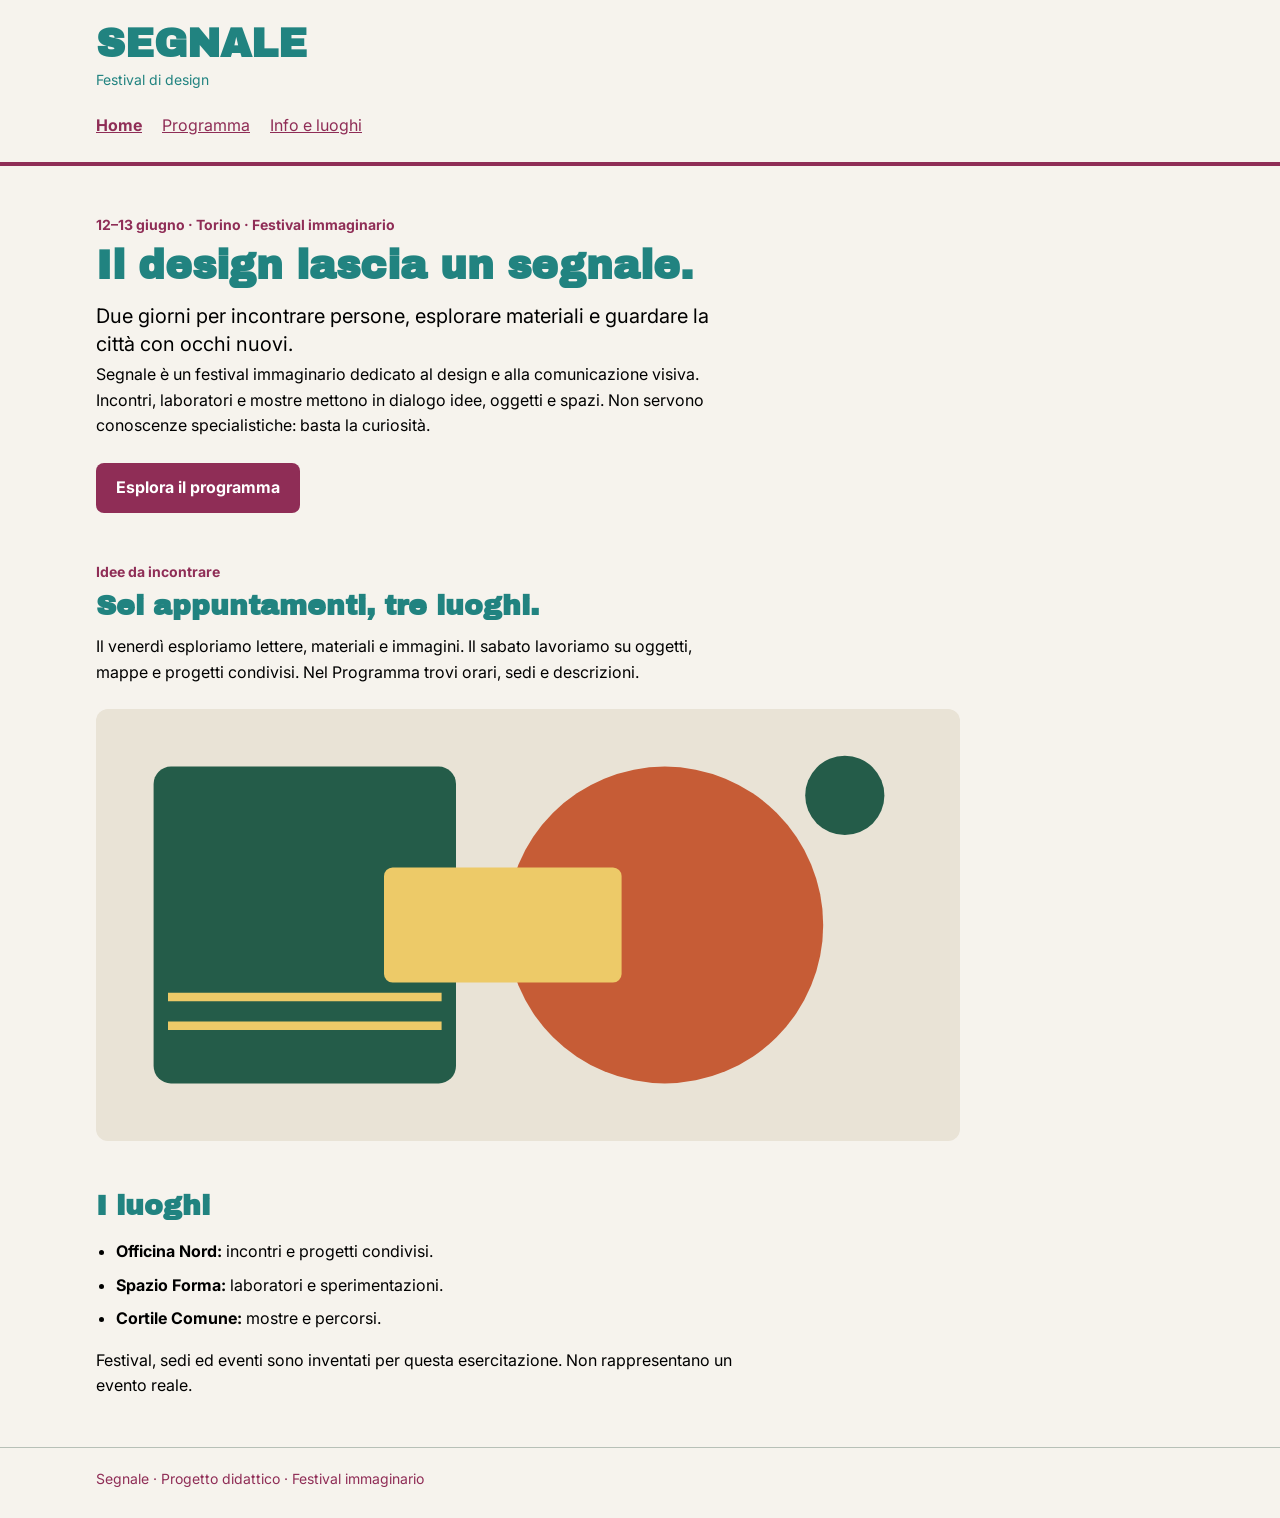
<file: festival-segnale/index.html>
<!doctype html>
<html lang="it">
<head>
  <meta charset="utf-8">
  <meta name="viewport" content="width=device-width, initial-scale=1">
  <title>Segnale — Festival di design</title>
  <link rel="preconnect" href="https://fonts.googleapis.com">
<link rel="preconnect" href="https://fonts.gstatic.com" crossorigin>
<link href="https://fonts.googleapis.com/css2?family=Archivo+Black&family=Inter:wght@400;700&display=swap" rel="stylesheet">

  <link rel="stylesheet" href="style.css">
</head>
<body>
  <a class="skip-link" href="#contenuto">Vai al contenuto</a>
  <header class="site-header">
    <div class="container">
      <a class="brand" href="index.html">SEGNALE<span>Festival di design</span></a>
      <nav aria-label="Navigazione principale">
        <a href="index.html" aria-current="page">Home</a>
        <!-- Da completare: collegare questa voce alla pagina Programma. -->
        <a href="programma.html">Programma</a>
        <a href="info.html">Info e luoghi</a>
      </nav>
    </div>
  </header>

  <main id="contenuto" class="container">
    <section class="intro" aria-labelledby="titolo-home">
      <p class="eyebrow">12–13 giugno · Torino · Festival immaginario</p>
      <h1 id="titolo-home">Il design lascia un segnale.</h1>
      <p class="lead">Due giorni per incontrare persone, esplorare materiali e guardare la città con occhi nuovi.</p>
      <p class="reading-text">Segnale è un festival immaginario dedicato al design e alla comunicazione visiva. Incontri, laboratori e mostre mettono in dialogo idee, oggetti e spazi. Non servono conoscenze specialistiche: basta la curiosità.</p>
      <!-- Da completare: anche questo collegamento deve aprire il Programma. -->
      <a class="button-link" href="programma.html">Esplora il programma</a>
    </section>

    <section class="content-section" aria-labelledby="titolo-festival">
      <p class="eyebrow">Idee da incontrare</p>
      <h2 id="titolo-festival">Sei appuntamenti, tre luoghi.</h2>
      <p class="reading-text">Il venerdì esploriamo lettere, materiali e immagini. Il sabato lavoriamo su oggetti, mappe e progetti condivisi. Nel Programma trovi orari, sedi e descrizioni.</p>
      <img class="festival-image" src="assets/festival.svg" alt="Composizione geometrica di cerchi e rettangoli nei colori del festival" width="1200" height="600">
    </section>

    <section class="content-section" aria-labelledby="titolo-luoghi">
      <h2 id="titolo-luoghi">I luoghi</h2>
      <ul class="venues">
        <li><strong>Officina Nord:</strong> incontri e progetti condivisi.</li>
        <li><strong>Spazio Forma:</strong> laboratori e sperimentazioni.</li>
        <li><strong>Cortile Comune:</strong> mostre e percorsi.</li>
      </ul>
      <p class="reading-text">Festival, sedi ed eventi sono inventati per questa esercitazione. Non rappresentano un evento reale.</p>
    </section>
  </main>

  <footer class="site-footer"><div class="container"><p>Segnale · Progetto didattico · Festival immaginario</p></div></footer>
</body>
</html>
</file>
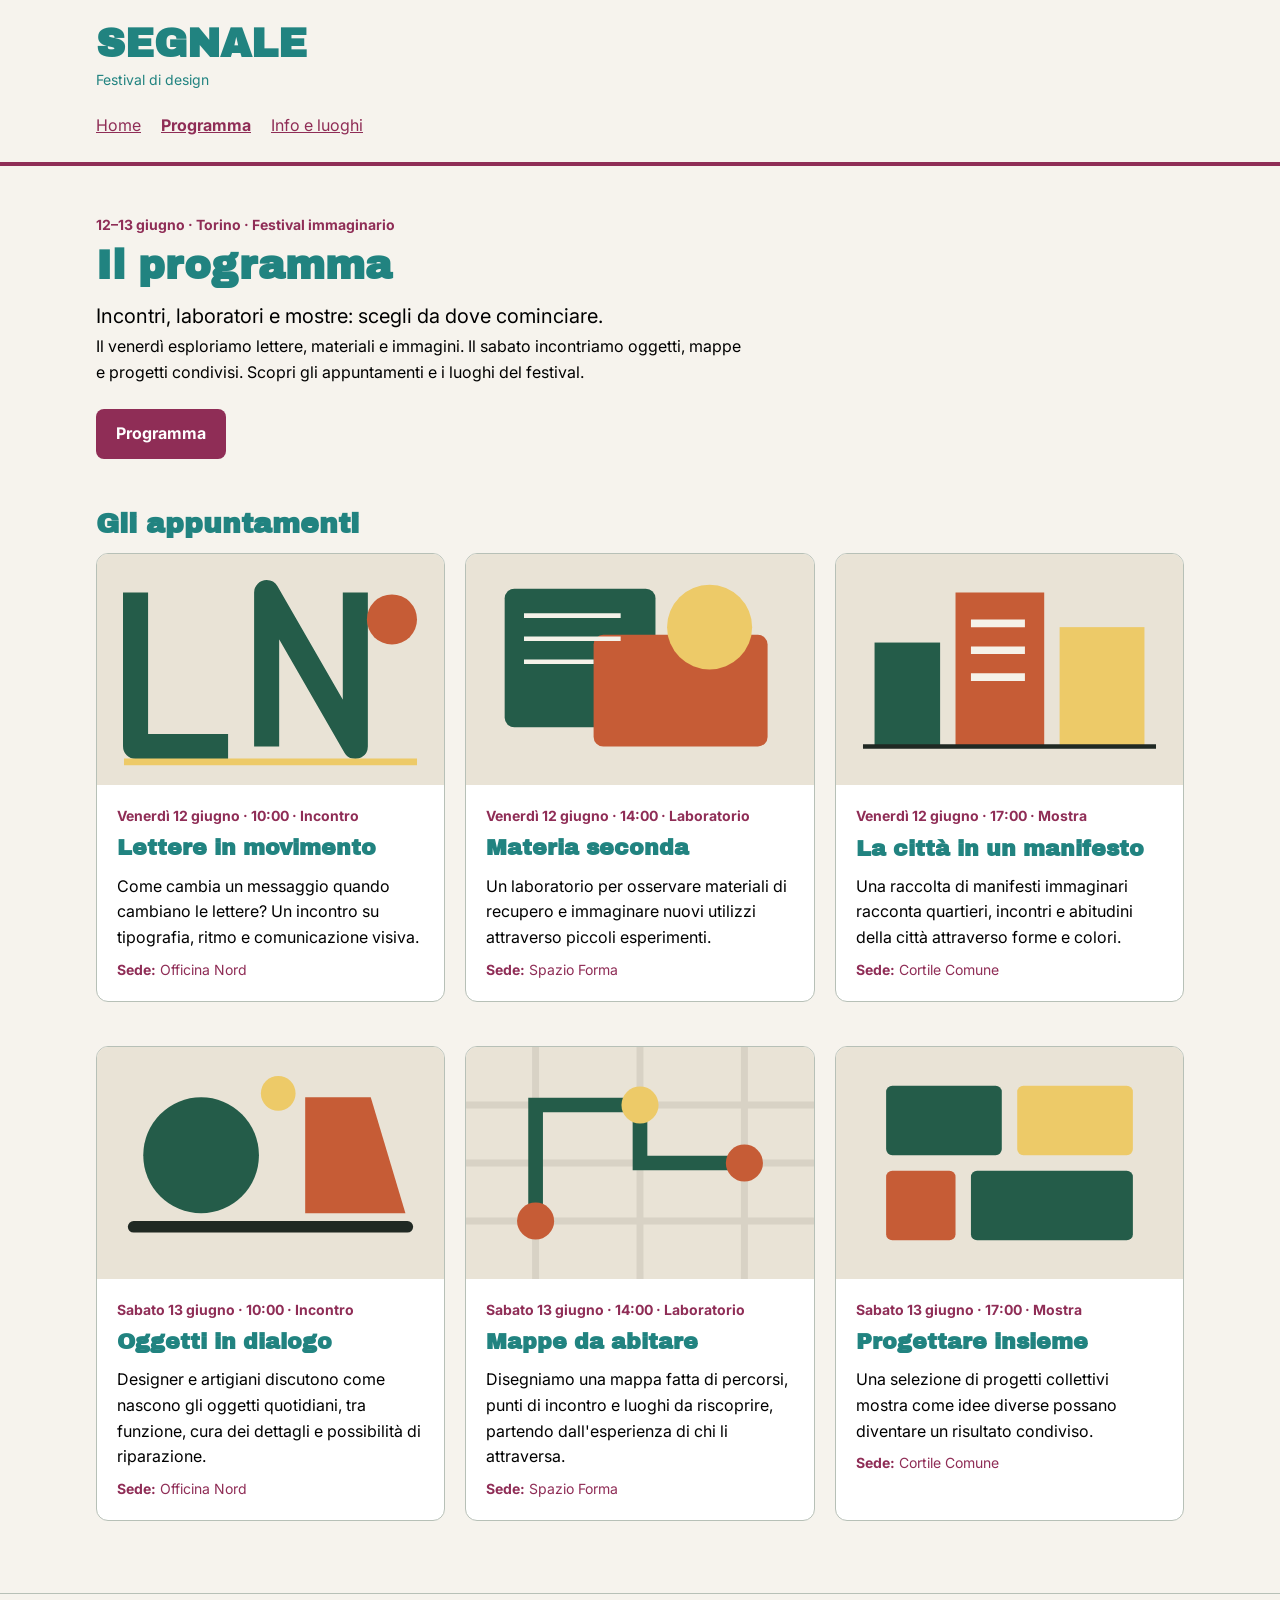
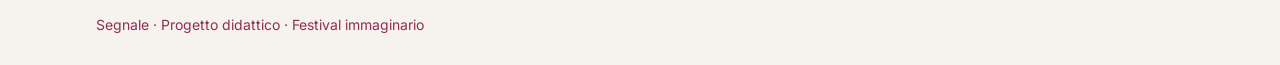
<file: festival-segnale/programma.html>
<!doctype html>
<html lang="it">
<head>
  <meta charset="utf-8">
  <meta name="viewport" content="width=device-width, initial-scale=1">
  <title>Programma — Segnale</title>
  <link rel="preconnect" href="https://fonts.googleapis.com">
<link rel="preconnect" href="https://fonts.gstatic.com" crossorigin>
<link href="https://fonts.googleapis.com/css2?family=Archivo+Black&family=Inter:wght@400;700&display=swap" rel="stylesheet">

  <link rel="stylesheet" href="style.css">
</head>
<body>
  <a class="skip-link" href="#contenuto">Vai al contenuto</a>
  <header class="site-header">
    <div class="container">
      <a class="brand" href="index.html">SEGNALE<span>Festival di design</span></a>
      <nav aria-label="Navigazione principale">
        <!-- Da completare: collegare questa voce alla Home. -->
        <a href="index.html">Home</a>
        <a href="programma.html" aria-current="page">Programma</a>
        <a href="info.html">Info e luoghi</a>
      </nav>
    </div>
  </header>

  <main id="contenuto" class="container">
    <section class="intro" aria-labelledby="titolo-programma">
      <p class="eyebrow">12–13 giugno · Torino · Festival immaginario</p>
      <h1 id="titolo-programma">Il programma</h1>
      <p class="lead">Incontri, laboratori e mostre: scegli da dove cominciare.</p>
      <p class="reading-text">Il venerdì esploriamo lettere, materiali e immagini. Il sabato incontriamo oggetti, mappe e progetti condivisi. Scopri gli appuntamenti e i luoghi del festival.</p>
      <a class="button-link nav-button" href="programma.html">Programma</a>
    </section>

    <section class="content-section" aria-labelledby="titolo-eventi">
      <h2 id="titolo-eventi">Gli appuntamenti</h2>
      <div class="event-grid">
        <article class="event-card">
          <img src="assets/lettere-in-movimento.svg" alt="Lettere geometriche disposte su una griglia" width="900" height="600">
          <div class="event-body">
            <p class="event-meta">Venerdì 12 giugno · 10:00 · Incontro</p>
            <h3>Lettere in movimento</h3>
            <p>Come cambia un messaggio quando cambiano le lettere? Un incontro su tipografia, ritmo e comunicazione visiva.</p>
            <p class="event-place"><strong>Sede:</strong> Officina Nord</p>
          </div>
        </article>
        <article class="event-card">
          <img src="assets/materia-seconda.svg" alt="Forme sovrapposte che richiamano campioni di materiali" width="900" height="600">
          <div class="event-body">
            <p class="event-meta">Venerdì 12 giugno · 14:00 · Laboratorio</p>
            <h3>Materia seconda</h3>
            <p>Un laboratorio per osservare materiali di recupero e immaginare nuovi utilizzi attraverso piccoli esperimenti.</p>
            <p class="event-place"><strong>Sede:</strong> Spazio Forma</p>
          </div>
        </article>
        
        <article class="event-card">
          <img src="assets/citta-manifesto.svg" alt="Rettangoli colorati compongono una città astratta." width="900" height="600">
          <div class="event-body">
           <p class="event-meta">Venerdì 12 giugno · 17:00 · Mostra</p>
           <h3>La città in un manifesto</h3>
           <p>Una raccolta di manifesti immaginari racconta quartieri, incontri e abitudini della città attraverso forme e colori.</p>
           <p class="event-place"><strong>Sede:</strong> Cortile Comune</p>
         </div>
       </article>

<article class="event-card">
  <img src="assets/oggetti-dialogo.svg" alt="Due forme geometriche si fronteggiano sopra una linea comune." width="900" height="600">
  <div class="event-body">
    <p class="event-meta">Sabato 13 giugno · 10:00 · Incontro</p>
    <h3>Oggetti in dialogo</h3>
    <p>Designer e artigiani discutono come nascono gli oggetti quotidiani, tra funzione, cura dei dettagli e possibilità di riparazione.</p>
    <p class="event-place"><strong>Sede:</strong> Officina Nord</p>
  </div>
</article>

<article class="event-card">
  <img src="assets/mappe-abitare.svg" alt="Un percorso collega tre punti su una mappa geometrica." width="900" height="600">
  <div class="event-body">
    <p class="event-meta">Sabato 13 giugno · 14:00 · Laboratorio</p>
    <h3>Mappe da abitare</h3>
    <p>Disegniamo una mappa fatta di percorsi, punti di incontro e luoghi da riscoprire, partendo dall'esperienza di chi li attraversa.</p>
    <p class="event-place"><strong>Sede:</strong> Spazio Forma</p>
  </div>
</article>

<article class="event-card">
  <img src="assets/progettare-insieme.svg" alt="Moduli di colori diversi si incastrano in una composizione comune." width="900" height="600">
  <div class="event-body">
    <p class="event-meta">Sabato 13 giugno · 17:00 · Mostra</p>
    <h3>Progettare insieme</h3>
    <p>Una selezione di progetti collettivi mostra come idee diverse possano diventare un risultato condiviso.</p>
    <p class="event-place"><strong>Sede:</strong> Cortile Comune</p>
  </div>
</article>
      </div>
    </section>
  </main>

  <footer class="site-footer"><div class="container"><p>Segnale · Progetto didattico · Festival immaginario</p></div></footer>
</body>
</html>
</file>
<file: festival-segnale/style.css>
/* Stile iniziale: tipografia, colori e variabili CSS sono già predisposti.
   Lavoreremo su collegamenti, CSS condiviso e disposizione delle schede. */

/* Scelte comuni: ogni regola usa var() per richiamarne il valore. */
:root {
  --colore-primario: #8f2d56;
  --colore-primario-scuro: #D81159;
  --colore-sfondo: #f6f3ed;
  --colore-testo: #000000;
  --colore-titoli:#218380;
  --font-testo: 'Inter', sans-serif;
  --font-titoli: 'Archivo Black', sans-serif;
}

* {
  box-sizing: border-box;
}

body {
  margin: 0;
  background: var(--colore-sfondo);
  color: var(--colore-testo);
  font-family: var(--font-testo);
  font-size: 1rem;
  line-height: 1.6;
}

a {
  color: var(--colore-primario);
}

a:hover {
  text-decoration-thickness: 3px;
}

a:focus-visible {
  outline: 3px solid var(--colore-testo);
  outline-offset: 4px;
}

.container {
  width: 92%;
  max-width: 68rem;
  margin: 0 auto;
}

.site-header {
  position: sticky;
  top: 0;
  z-index: 1000;
  padding: 1.25rem 0;
  border-bottom: 4px solid var(--colore-primario);
  background: var(--colore-sfondo);
}

.brand {
  display: inline-block;
  color: var(--colore-titoli);
  font-family: var(--font-titoli);
  font-size: 2.5rem;
  font-weight: bold;
  line-height: 1.2;
  text-decoration: none;
}

.brand span {
  display: block;
  margin-top: 0.25rem;
  font-family: var(--font-testo);
  font-size: 0.875rem;
  font-weight: normal;
}

nav {
  display: flex;
  flex-direction: column;
  align-items: flex-start;
  gap: 0.25rem 1.25rem;
  margin-top: 1rem;
}

nav a {
  display: block;
  padding: 0.25rem 0;
}

@media (min-width: 600px) {
  nav {
    flex-direction: row;
    flex-wrap: wrap;
    align-items: center;
  }
}

nav a[aria-current="page"] {
  font-weight: bold;
}

.nav-button {
  margin-top: 0;
  padding: 0.4rem 0.8rem;
}

.intro {
  padding: 3rem 0 1rem;
}

p {
 margin: 0 0 0.5rem;
}

.eyebrow,
.event-meta {
  margin: 0 0 0.35rem;
  color: #8f2d56;
  font-size: 0.875rem;
  font-weight: bold;
}

h1,
h2,
h3 {
  color: var(--colore-titoli);
  font-family: var(--font-titoli);
  line-height: 1.2;
}

h1 {
  margin: 0.25rem 0 0.75rem;
  font-size: clamp(1.75rem, 4.5vw, 2.5rem);
}

h2 {
  margin: 0.25rem 0 0.75rem;
  font-size: 1.75rem;
}

h3 {
  margin: 0.25rem 0 0.75rem;
  margin: 0.5rem 0 0.75rem;
  font-size: 1.375rem;
}

.lead {
  max-width: 48ch;
  margin: 0 0 0.25rem;
  font-size: 1.25rem;
  line-height: 1.4;
}

.reading-text {
  max-width: 65ch;
}

.button-link {
  display: inline-block;
  margin-top: 1rem;
  padding: 0.75rem 1.25rem;
  border-radius: 0.5rem;
  background: var(--colore-primario);
  color: #ffffff;
  font-weight: bold;
  text-decoration: none;
}

.button-link:hover {
  background: var(--colore-primario-scuro);
}

.content-section {
  margin: 2rem 0 3rem;
}

.festival-image {
  display: block;
  width: 100%;
  max-width: 54rem;
  height: auto;
  margin-top: 1.5rem;
  border-radius: 0.75rem;
}

.venues {
  padding-left: 1.25rem;
}

.venues li {
  margin-bottom: 0.5rem;
}

.event-grid {
  display: grid;
  grid-template-columns: minmax(0, 1fr);
  gap: 1.25rem;
}

@media (min-width: 600px) {
  .event-grid {
    grid-template-columns: repeat(2, minmax(0, 1fr));
  }
}

@media (min-width: 1024px) {
  .event-grid {
    grid-template-columns: repeat(3, minmax(0, 1fr));
  }
}

.event-card {
  min-width: 0;
  margin-bottom: 1.5rem;
  overflow: hidden;
  border: 1px solid #b7c0b7;
  border-radius: 0.75rem;
  background: #ffffff;
}

.event-card img {
  display: block;
  width: 100%;
  height: auto;
}

.event-body {
  padding: 1.25rem;
}

.event-body p:last-child {
  margin-bottom: 0;
}

.event-place {
  color: #8f2d56;
  font-size: 0.875rem;
}

.site-footer {
  padding: 1.25rem 0;
  border-top: 1px solid #b7c0b7;
  color: #8f2d56;
  font-size: 0.875rem;
}

.skip-link {
  position: absolute;
  top: -6rem;
  left: 1rem;
  padding: 0.75rem 1rem;
  background: #ffffff;
  color: var(--colore-testo);
}

.skip-link:focus {
  top: 1rem;
}

/* Qui aggiungeremo la media query durante la demo. */
/* Galleria luoghi — Swiper */
.galleria-luoghi {
  width: 100%;
  max-width: 54rem;
  margin: 1.5rem 0 2.5rem;
}

.luoghi-swiper {
  width: 100%;
  height: auto;
  border: 1px solid #8f2d56;
  border-radius: 0.75rem;
  background: #ffffff;
  overflow: hidden;
  --swiper-navigation-color: var(--colore-primario);
  --swiper-navigation-size: 1.25rem;
}

.swiper-slide figure {
  margin: 0;
  width: 100%;
}

.swiper-slide img {
  display: block;
  width: 100%;
  height: auto;
  aspect-ratio: 16 / 9;
  object-fit: cover;
}

.swiper-slide figcaption {
  padding: 1rem 1.25rem;
  border-top: 1px solid #b7c0b7;
  background: #ffffff;
  color: var(--colore-titoli);
  font-size: 0.95rem;
  line-height: 1.5;
}

/* Frecce di navigazione personalizzate */
.luoghi-swiper {
  width: 100%;
  height: auto;
  border: 1px solid #8f2d56;
  border-radius: 0.75rem;
  background: #ffffff;
  overflow: hidden;
  --swiper-navigation-color: #ffffff;
  --swiper-navigation-size: 1.1rem;
}

/* Frecce di navigazione personalizzate */
.luoghi-swiper .swiper-button-prev,
.luoghi-swiper .swiper-button-next {
  width: 2.75rem;
  height: 2.75rem;
  padding: 0;
  border: none;
  border-radius: 50%;
  background-color: var(--colore-primario);
  color: #ffffff;
  cursor: pointer;
  transition: background-color 0.2s ease;
}

.luoghi-swiper .swiper-button-prev svg,
.luoghi-swiper .swiper-button-next svg {
  width: 1.1rem;
  height: 1.1rem;
}

.luoghi-swiper .swiper-button-prev:hover,
.luoghi-swiper .swiper-button-next:hover {
  background-color: var(--colore-primario-scuro);
  color: #ffffff;
}

.luoghi-swiper .swiper-button-prev:focus-visible,
.luoghi-swiper .swiper-button-next:focus-visible {
  outline: 3px solid var(--colore-testo);
  outline-offset: 3px;
}

.map-container {
  width: 100%;
  max-width: 54rem;
  margin-bottom: 0.75rem;
  aspect-ratio: 16 / 9;
  border: 1px solid #8f2d56;
  border-radius: 0.75rem;
  overflow: hidden;
}

.map-container iframe {
  display: block;
  width: 100%;
  height: 100%;
  border: 0;
}
</file>
